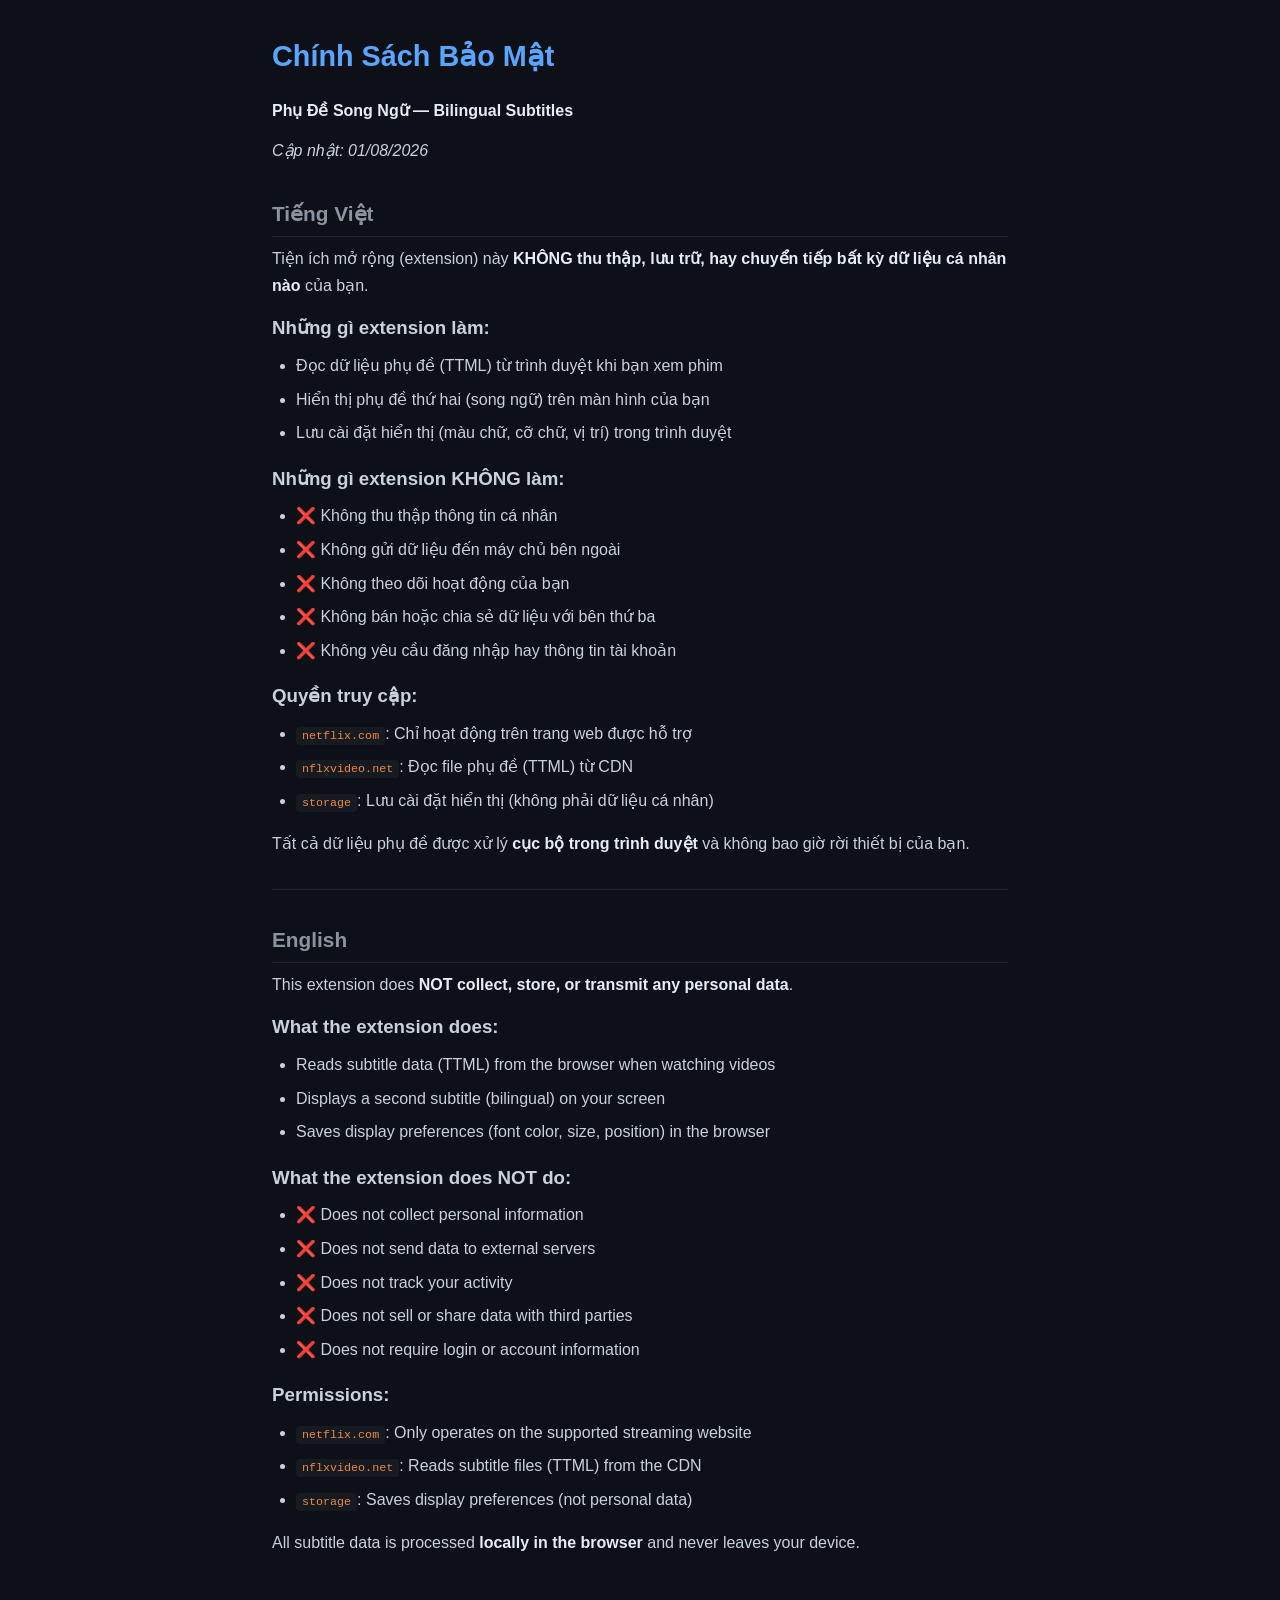
<file: index.html>
<!DOCTYPE html>
<html lang="vi">
<head>
  <meta charset="UTF-8">
  <meta name="viewport" content="width=device-width, initial-scale=1.0">
  <title>Chính Sách Bảo Mật — Phụ Đề Song Ngữ</title>
  <style>
    * { margin: 0; padding: 0; box-sizing: border-box; }
    body {
      font-family: -apple-system, BlinkMacSystemFont, 'Segoe UI', Roboto, sans-serif;
      background: #0d1117;
      color: #c9d1d9;
      line-height: 1.7;
      padding: 2rem;
      max-width: 800px;
      margin: 0 auto;
    }
    h1 { color: #58a6ff; margin-bottom: 1rem; font-size: 1.8rem; }
    h2 { color: #8b949e; margin: 2rem 0 0.5rem; font-size: 1.3rem; border-bottom: 1px solid #21262d; padding-bottom: 0.3rem; }
    p { margin-bottom: 0.8rem; }
    ul, ol { margin: 0.5rem 0 1rem 1.5rem; }
    li { margin-bottom: 0.4rem; }
    code { background: #161b22; padding: 2px 6px; border-radius: 4px; color: #f0883e; font-size: 0.9em; }
    strong { color: #e6edf3; }
    hr { border: none; border-top: 1px solid #21262d; margin: 2rem 0; }
  </style>
</head>
<body>
<h1>Chính Sách Bảo Mật</h1>
<p><strong>Phụ Đề Song Ngữ — Bilingual Subtitles</strong></p>
<p><em>Cập nhật: 01/08/2026</em></p>

<h2>Tiếng Việt</h2>
<p>Tiện ích mở rộng (extension) này <strong>KHÔNG thu thập, lưu trữ, hay chuyển tiếp bất kỳ dữ liệu cá nhân nào</strong> của bạn.</p>

<h3>Những gì extension làm:</h3>
<ul>
<li>Đọc dữ liệu phụ đề (TTML) từ trình duyệt khi bạn xem phim</li>
<li>Hiển thị phụ đề thứ hai (song ngữ) trên màn hình của bạn</li>
<li>Lưu cài đặt hiển thị (màu chữ, cỡ chữ, vị trí) trong trình duyệt</li>
</ul>

<h3>Những gì extension KHÔNG làm:</h3>
<ul>
<li>❌ Không thu thập thông tin cá nhân</li>
<li>❌ Không gửi dữ liệu đến máy chủ bên ngoài</li>
<li>❌ Không theo dõi hoạt động của bạn</li>
<li>❌ Không bán hoặc chia sẻ dữ liệu với bên thứ ba</li>
<li>❌ Không yêu cầu đăng nhập hay thông tin tài khoản</li>
</ul>

<h3>Quyền truy cập:</h3>
<ul>
<li><code>netflix.com</code>: Chỉ hoạt động trên trang web được hỗ trợ</li>
<li><code>nflxvideo.net</code>: Đọc file phụ đề (TTML) từ CDN</li>
<li><code>storage</code>: Lưu cài đặt hiển thị (không phải dữ liệu cá nhân)</li>
</ul>

<p>Tất cả dữ liệu phụ đề được xử lý <strong>cục bộ trong trình duyệt</strong> và không bao giờ rời thiết bị của bạn.</p>

<hr>

<h2>English</h2>
<p>This extension does <strong>NOT collect, store, or transmit any personal data</strong>.</p>

<h3>What the extension does:</h3>
<ul>
<li>Reads subtitle data (TTML) from the browser when watching videos</li>
<li>Displays a second subtitle (bilingual) on your screen</li>
<li>Saves display preferences (font color, size, position) in the browser</li>
</ul>

<h3>What the extension does NOT do:</h3>
<ul>
<li>❌ Does not collect personal information</li>
<li>❌ Does not send data to external servers</li>
<li>❌ Does not track your activity</li>
<li>❌ Does not sell or share data with third parties</li>
<li>❌ Does not require login or account information</li>
</ul>

<h3>Permissions:</h3>
<ul>
<li><code>netflix.com</code>: Only operates on the supported streaming website</li>
<li><code>nflxvideo.net</code>: Reads subtitle files (TTML) from the CDN</li>
<li><code>storage</code>: Saves display preferences (not personal data)</li>
</ul>

<p>All subtitle data is processed <strong>locally in the browser</strong> and never leaves your device.</p>

</body>
</html>
</file>
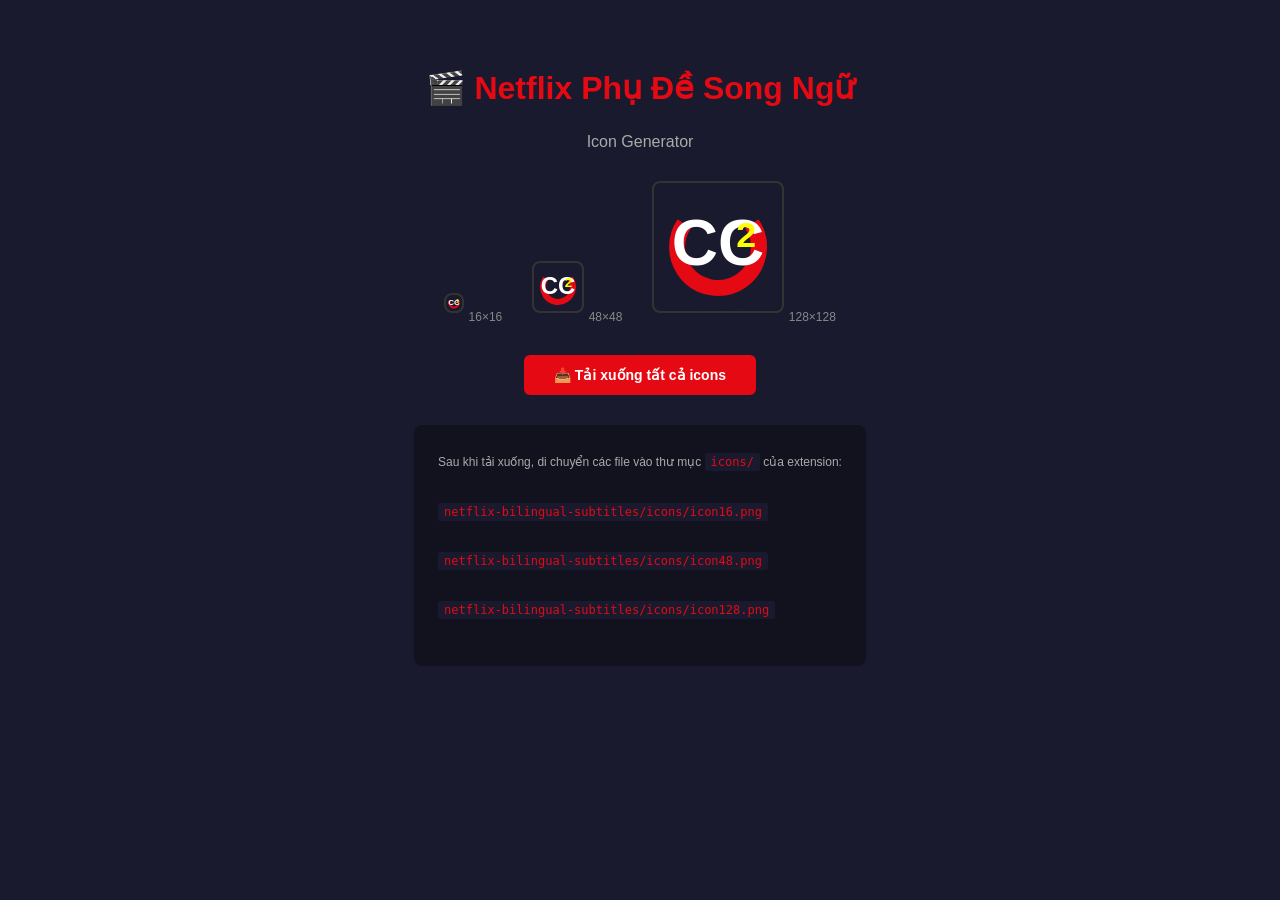
<file: generate-icons.html>
<!DOCTYPE html>
<html lang="en">
<head>
  <meta charset="UTF-8">
  <title>Generate Extension Icons</title>
  <style>
    body {
      font-family: sans-serif;
      display: flex;
      flex-direction: column;
      align-items: center;
      padding: 40px;
      background: #1a1a2e;
      color: #fff;
    }
    h1 { color: #e50914; margin-bottom: 10px; }
    p { color: #aaa; margin-bottom: 30px; }
    .icons-row { display: flex; gap: 30px; align-items: flex-end; margin-bottom: 30px; }
    .icon-block { text-align: center; }
    .icon-block canvas { border: 2px solid #333; border-radius: 8px; margin-bottom: 8px; }
    .icon-block span { color: #888; font-size: 12px; }
    button {
      background: #e50914;
      color: #fff;
      border: none;
      padding: 12px 30px;
      border-radius: 6px;
      font-size: 14px;
      cursor: pointer;
      font-weight: 600;
    }
    button:hover { background: #f40612; }
    .instructions {
      margin-top: 30px;
      background: #12121f;
      padding: 16px 24px;
      border-radius: 8px;
      font-size: 12px;
      color: #888;
      line-height: 1.6;
    }
    .instructions code { color: #e50914; background: #1a1a2e; padding: 2px 6px; border-radius: 3px; }
  </style>
</head>
<body>
  <h1>🎬 Netflix Phụ Đề Song Ngữ</h1>
  <p>Icon Generator</p>

  <div class="icons-row">
    <div class="icon-block">
      <canvas id="icon16" width="16" height="16"></canvas>
      <span>16×16</span>
    </div>
    <div class="icon-block">
      <canvas id="icon48" width="48" height="48"></canvas>
      <span>48×48</span>
    </div>
    <div class="icon-block">
      <canvas id="icon128" width="128" height="128"></canvas>
      <span>128×128</span>
    </div>
  </div>

  <button onclick="downloadAll()">📥 Tải xuống tất cả icons</button>

  <div class="instructions">
    <p>Sau khi tải xuống, di chuyển các file vào thư mục <code>icons/</code> của extension:</p>
    <p><code>netflix-bilingual-subtitles/icons/icon16.png</code></p>
    <p><code>netflix-bilingual-subtitles/icons/icon48.png</code></p>
    <p><code>netflix-bilingual-subtitles/icons/icon128.png</code></p>
  </div>

  <script>
    function drawIcon(canvas, size) {
      const ctx = canvas.getContext('2d');

      // Background circle
      const cx = size / 2;
      const cy = size / 2;
      const r = size / 2 - 1;

      // Dark background
      ctx.fillStyle = '#1a1a2e';
      ctx.beginPath();
      ctx.arc(cx, cy, r, 0, Math.PI * 2);
      ctx.fill();

      // Netflix red arc for film feel
      ctx.strokeStyle = '#e50914';
      ctx.lineWidth = Math.max(1, size / 8);
      ctx.beginPath();
      ctx.arc(cx, cy, r * 0.65, -0.6, Math.PI + 0.6);
      ctx.stroke();

      // "CC" text (closed captions symbol)
      ctx.fillStyle = '#ffffff';
      ctx.font = `bold ${size * 0.5}px sans-serif`;
      ctx.textAlign = 'center';
      ctx.textBaseline = 'middle';
      ctx.fillText('CC', cx, cy);

      // Small "2" to indicate bilingual
      ctx.fillStyle = '#ffff00';
      ctx.font = `bold ${size * 0.28}px sans-serif`;
      ctx.fillText('2', cx + size * 0.22, cy - size * 0.08);
    }

    // Draw all icons
    drawIcon(document.getElementById('icon16'), 16);
    drawIcon(document.getElementById('icon48'), 48);
    drawIcon(document.getElementById('icon128'), 128);

    function downloadAll() {
      downloadCanvas('icon16', 16);
      setTimeout(() => downloadCanvas('icon48', 48), 150);
      setTimeout(() => downloadCanvas('icon128', 128), 300);
    }

    function downloadCanvas(id, size) {
      const canvas = document.getElementById(id);
      const link = document.createElement('a');
      link.download = `icon${size}.png`;
      link.href = canvas.toDataURL('image/png');
      link.click();
    }
  </script>
</body>
</html>
</file>
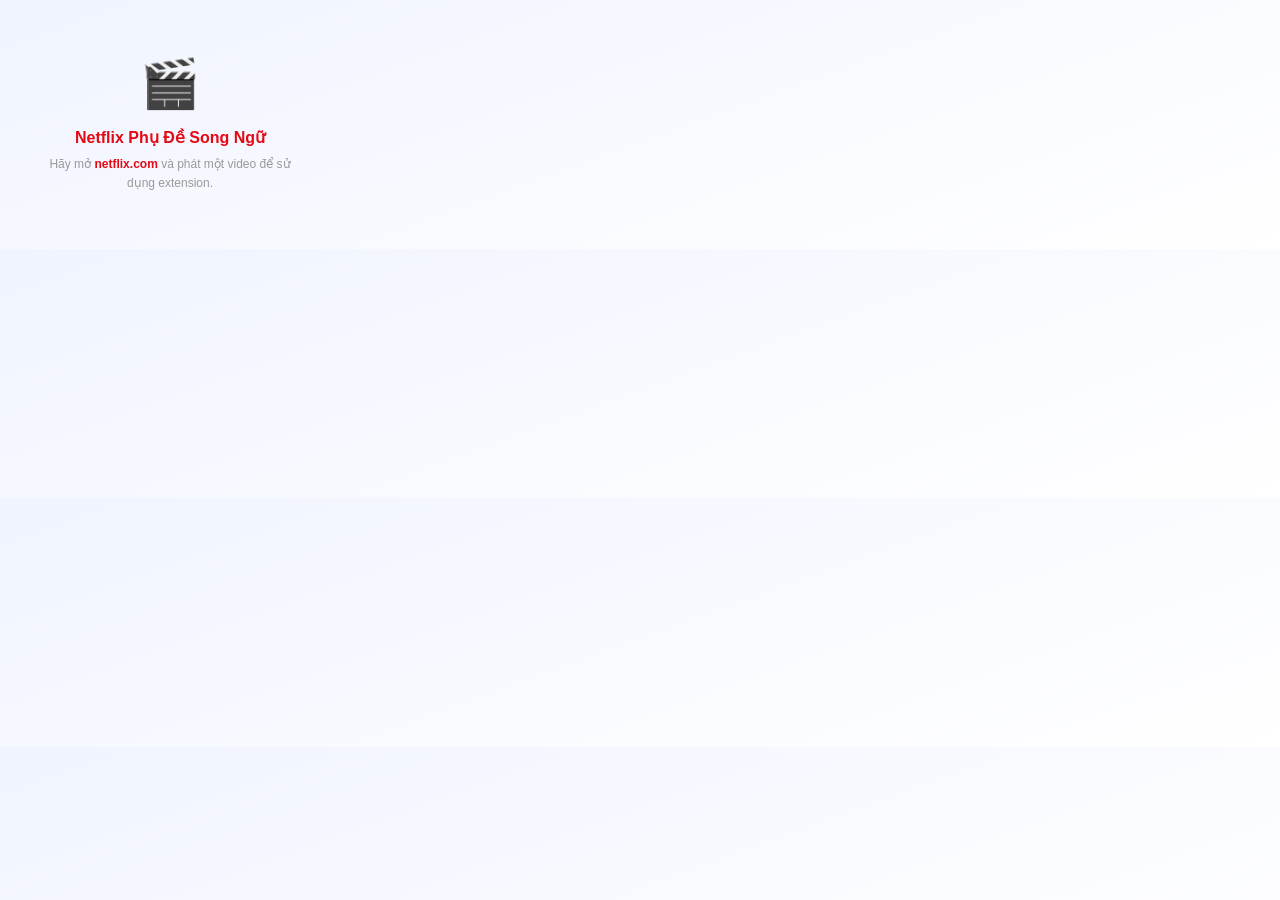
<file: popup/popup.html>
<!DOCTYPE html>
<html lang="vi">
<head>
  <meta charset="UTF-8">
  <meta name="viewport" content="width=device-width, initial-scale=1.0">
  <title>Netflix Phụ Đề Song Ngữ</title>
  <link rel="stylesheet" href="popup.css">
</head>
<body>
  <div class="popup-container">
    <!-- Header -->
    <div class="header">
      <span class="header-icon">🎬</span>
      <h1>Phụ Đề Song Ngữ</h1>
    </div>

    <!-- Toggle -->
    <div class="section">
      <div class="toggle-row">
        <span class="toggle-label">Bật/Tắt</span>
        <label class="switch">
          <input type="checkbox" id="toggleEnabled" checked>
          <span class="slider"></span>
        </label>
      </div>
    </div>

    <!-- Secondary Language -->
    <div class="section">
      <label class="section-label">Ngôn ngữ phụ đề thứ hai</label>
      <div id="trackList" class="track-list">
        <div class="empty-state">Đang chờ dữ liệu phụ đề...</div>
      </div>
      <p class="hint">Phát video trên Netflix để extension bắt đầu thu thập phụ đề.</p>
    </div>

    <!-- Display Settings -->
    <div class="section collapse-section">
      <div class="collapse-header" id="displaySettingsToggle">
        <span>⚙️ Cài đặt hiển thị</span>
        <span class="collapse-arrow">▼</span>
      </div>
      <div class="collapse-content" id="displaySettings">
        <!-- Position -->
        <div class="setting-row">
          <label>Vị trí</label>
          <select id="positionSelect">
            <option value="above">Phía trên phụ đề gốc</option>
            <option value="below">Phía dưới phụ đề gốc</option>
          </select>
        </div>

        <!-- Color -->
        <div class="setting-row">
          <label>Màu chữ</label>
          <div class="color-picker-row">
            <input type="color" id="colorPicker" value="#ffff00">
            <span class="color-preview" id="colorPreview">Aa</span>
          </div>
        </div>

        <!-- Size -->
        <div class="setting-row">
          <label>Cỡ chữ</label>
          <select id="sizeSelect">
            <option value="1.0em">Nhỏ (= gốc)</option>
            <option value="1.5em" selected>Vừa</option>
            <option value="2.0em">Vừa lớn</option>
            <option value="2.5em">Lớn</option>
            <option value="3.0em">Rất lớn (×3)</option>
            <option value="4.0em">Khổng lồ (×4)</option>
            <option value="5.0em">Tối đa (×5)</option>
          </select>
        </div>

        <!-- Opacity -->
        <div class="setting-row">
          <label>Độ mờ: <span id="opacityValue">0.9</span></label>
          <input type="range" id="opacitySlider" min="0.3" max="1.0" step="0.05" value="0.9">
        </div>
      </div>
    </div>

    <!-- Actions -->
    <div class="section actions-section">
      <button id="refreshBtn" class="btn btn-secondary">🔄 Làm mới phụ đề</button>
      <button id="resetPosBtn" class="btn btn-secondary" style="margin-top:6px">📍 Đặt lại vị trí phụ đề</button>
    </div>

    <!-- Footer -->
    <div class="footer">
      <p>Cách dùng:</p>
      <ol>
        <li>Mở Netflix, phát video</li>
        <li>Bật phụ đề ở ngôn ngữ tùy chọn</li>
        <li>Extension tự động hiển thị
            phụ đề tiếng Việt song song</li>
        <li>Kéo phụ đề để di chuyển</li>
      </ol>
    </div>

    <!-- Brand & Sponsors -->
    <div class="brand-section">
      Phát triển bởi
      <a href="https://github.com/letiendat1516" target="_blank" class="dev-link">letiendat1516</a>
      <span class="sponsor-label">Nhà tài trợ</span>
      <a href="https://huongthichxemphim.com" target="_blank" class="sponsor-link">huongthichxemphim.com</a>
      <a href="https://coldbrewga.com" target="_blank" class="sponsor-link">coldbrewga.com</a>
    </div>
  </div>

  <script src="popup.js"></script>
</body>
</html>
</file>
<file: popup/popup.css>
/* ============ Popup Styles — Fresh & Modern ============ */

* {
  margin: 0;
  padding: 0;
  box-sizing: border-box;
}

body {
  width: 340px;
  font-family: 'Segoe UI', Tahoma, Geneva, Verdana, sans-serif;
  background: linear-gradient(160deg, #f0f4ff 0%, #ffffff 100%);
  color: #1a1a2e;
  font-size: 13px;
}

.popup-container {
  padding: 16px;
}

/* ===== Header ===== */
.header {
  display: flex;
  align-items: center;
  gap: 10px;
  margin-bottom: 16px;
  padding-bottom: 12px;
  border-bottom: 2px solid #eef2ff;
}

.header-icon {
  font-size: 24px;
  filter: drop-shadow(0 2px 4px rgba(99, 102, 241, 0.3));
}

.header h1 {
  font-size: 16px;
  font-weight: 700;
  background: linear-gradient(135deg, #4f46e5, #7c3aed);
  -webkit-background-clip: text;
  -webkit-text-fill-color: transparent;
}

/* ===== Sections ===== */
.section {
  margin-bottom: 14px;
}

.section-label {
  display: block;
  font-size: 12px;
  font-weight: 600;
  color: #6366f1;
  margin-bottom: 6px;
  text-transform: uppercase;
  letter-spacing: 0.5px;
}

/* ===== Toggle Switch ===== */
.toggle-row {
  display: flex;
  justify-content: space-between;
  align-items: center;
  padding: 8px 12px;
  background: #fff;
  border-radius: 10px;
  box-shadow: 0 1px 3px rgba(0,0,0,0.05);
}

.toggle-label {
  font-weight: 500;
  color: #1a1a2e;
}

.switch {
  position: relative;
  display: inline-block;
  width: 44px;
  height: 24px;
}

.switch input {
  opacity: 0;
  width: 0;
  height: 0;
}

.slider {
  position: absolute;
  cursor: pointer;
  top: 0; left: 0; right: 0; bottom: 0;
  background-color: #cbd5e1;
  transition: 0.3s;
  border-radius: 24px;
}

.slider::before {
  content: "";
  position: absolute;
  height: 18px;
  width: 18px;
  left: 3px;
  bottom: 3px;
  background-color: white;
  transition: 0.3s;
  border-radius: 50%;
  box-shadow: 0 2px 4px rgba(0,0,0,0.2);
}

input:checked + .slider {
  background-color: #4f46e5;
}

input:checked + .slider::before {
  transform: translateX(20px);
}

/* ===== Track List ===== */
.track-list {
  max-height: 120px;
  overflow-y: auto;
  border-radius: 10px;
  background: #fff;
  box-shadow: 0 1px 4px rgba(0,0,0,0.06);
}

.empty-state {
  padding: 14px;
  text-align: center;
  color: #94a3b8;
  font-style: italic;
  font-size: 11px;
}

.track-item {
  display: flex;
  align-items: center;
  padding: 8px 12px;
  cursor: pointer;
  border-bottom: 1px solid #f1f5f9;
  transition: background 0.15s;
}

.track-item:last-child {
  border-bottom: none;
}

.track-item:hover {
  background: #f0f4ff;
}

.track-item.active {
  background: #eef2ff;
  border-left: 3px solid #4f46e5;
}

.track-item .track-radio {
  width: 16px;
  height: 16px;
  border: 2px solid #cbd5e1;
  border-radius: 50%;
  margin-right: 10px;
  flex-shrink: 0;
  transition: border-color 0.2s;
}

.track-item.active .track-radio {
  border-color: #4f46e5;
  background: #4f46e5;
  box-shadow: inset 0 0 0 3px #fff;
}

.track-item .track-info {
  flex: 1;
  min-width: 0;
}

.track-item .track-name {
  font-size: 12px;
  font-weight: 500;
  color: #1a1a2e;
  white-space: nowrap;
  overflow: hidden;
  text-overflow: ellipsis;
}

.primary-tag {
  color: #4f46e5;
  font-size: 10px;
  font-weight: 400;
}

.track-item .track-meta {
  font-size: 10px;
  color: #94a3b8;
}

.hint {
  font-size: 10px;
  color: #64748b;
  margin-top: 4px;
  line-height: 1.4;
}

/* ===== Setting Rows ===== */
.setting-row {
  display: flex;
  justify-content: space-between;
  align-items: center;
  padding: 8px 12px;
  background: #fff;
  border-radius: 8px;
  margin-bottom: 4px;
}

.setting-row label {
  font-size: 12px;
  color: #475569;
}

select {
  background: #f8fafc;
  color: #1a1a2e;
  border: 1px solid #e2e8f0;
  border-radius: 6px;
  padding: 4px 8px;
  font-size: 11px;
  cursor: pointer;
  outline: none;
  transition: border-color 0.2s;
}

select:focus {
  border-color: #4f46e5;
}

.color-picker-row {
  display: flex;
  align-items: center;
  gap: 8px;
}

#colorPicker {
  width: 28px;
  height: 24px;
  border: 1px solid #e2e8f0;
  border-radius: 4px;
  cursor: pointer;
  background: none;
  padding: 0;
}

.color-preview {
  font-size: 14px;
  font-weight: 700;
  text-shadow:
    -1px -1px 0 #fff,
     1px -1px 0 #fff,
    -1px  1px 0 #fff,
     1px  1px 0 #fff;
}

input[type="range"] {
  width: 100px;
  accent-color: #4f46e5;
}

/* ===== Collapse ===== */
.collapse-header {
  display: flex;
  justify-content: space-between;
  align-items: center;
  cursor: pointer;
  padding: 8px 0;
  font-size: 12px;
  font-weight: 600;
  color: #6366f1;
  text-transform: uppercase;
  letter-spacing: 0.5px;
}

.collapse-header:hover {
  color: #4f46e5;
}

.collapse-arrow {
  font-size: 10px;
  transition: transform 0.3s;
}

.collapse-section.open .collapse-arrow {
  transform: rotate(180deg);
}

.collapse-content {
  display: none;
  padding: 4px 0;
}

.collapse-section.open .collapse-content {
  display: block;
}

/* ===== Buttons ===== */
.btn {
  display: block;
  width: 100%;
  padding: 10px;
  border: none;
  border-radius: 8px;
  font-size: 12px;
  font-weight: 500;
  cursor: pointer;
  transition: all 0.2s;
}

.btn-secondary {
  background: #f1f5f9;
  color: #475569;
}

.btn-secondary:hover {
  background: #e2e8f0;
}

/* ===== Footer ===== */
.footer {
  margin-top: 16px;
  padding-top: 12px;
  border-top: 2px solid #eef2ff;
  text-align: center;
}

.footer p {
  font-size: 11px;
  font-weight: 600;
  margin-bottom: 4px;
  color: #64748b;
}

.footer ol {
  padding-left: 16px;
  font-size: 10px;
  color: #94a3b8;
  line-height: 1.6;
  text-align: left;
}

/* ===== Brand / Sponsor Section ===== */
.brand-section {
  margin-top: 16px;
  padding: 12px;
  background: linear-gradient(135deg, #f8fafc 0%, #eef2ff 100%);
  border-radius: 10px;
  text-align: center;
  font-size: 11px;
  color: #64748b;
  line-height: 1.6;
}

.brand-section .dev-link {
  color: #4f46e5;
  text-decoration: none;
  font-weight: 600;
}

.brand-section .dev-link:hover {
  text-decoration: underline;
}

.brand-section .sponsor-label {
  display: block;
  margin-top: 8px;
  font-size: 9px;
  text-transform: uppercase;
  letter-spacing: 0.5px;
  color: #94a3b8;
}

.brand-section .sponsor-link {
  display: inline-block;
  margin: 4px 4px 0;
  padding: 3px 8px;
  background: #fff;
  border-radius: 6px;
  color: #475569;
  text-decoration: none;
  font-size: 10px;
  font-weight: 500;
  transition: all 0.2s;
  border: 1px solid #e2e8f0;
}

.brand-section .sponsor-link:hover {
  background: #4f46e5;
  color: #fff;
  border-color: #4f46e5;
}

/* ===== Scrollbar ===== */
::-webkit-scrollbar {
  width: 5px;
}

::-webkit-scrollbar-track {
  background: transparent;
}

::-webkit-scrollbar-thumb {
  background: #cbd5e1;
  border-radius: 3px;
}

::-webkit-scrollbar-thumb:hover {
  background: #94a3b8;
}
</file>
